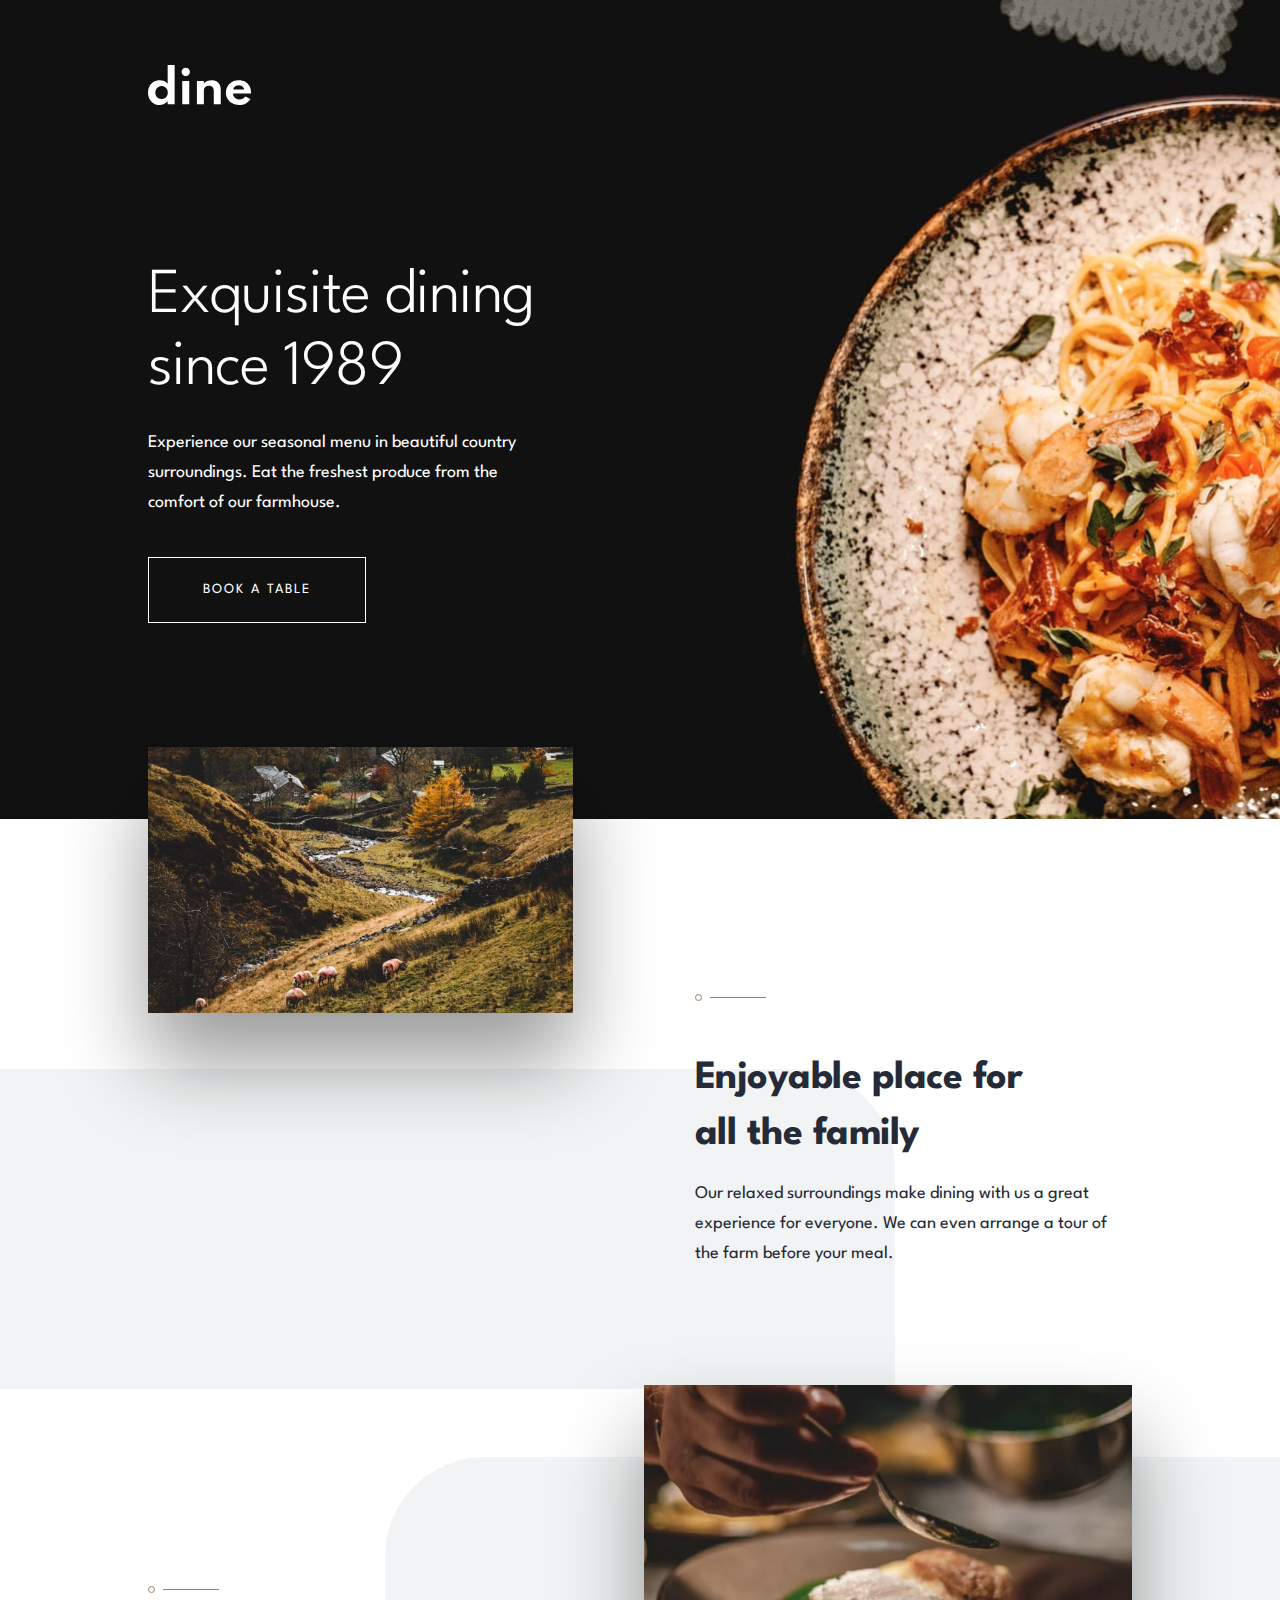
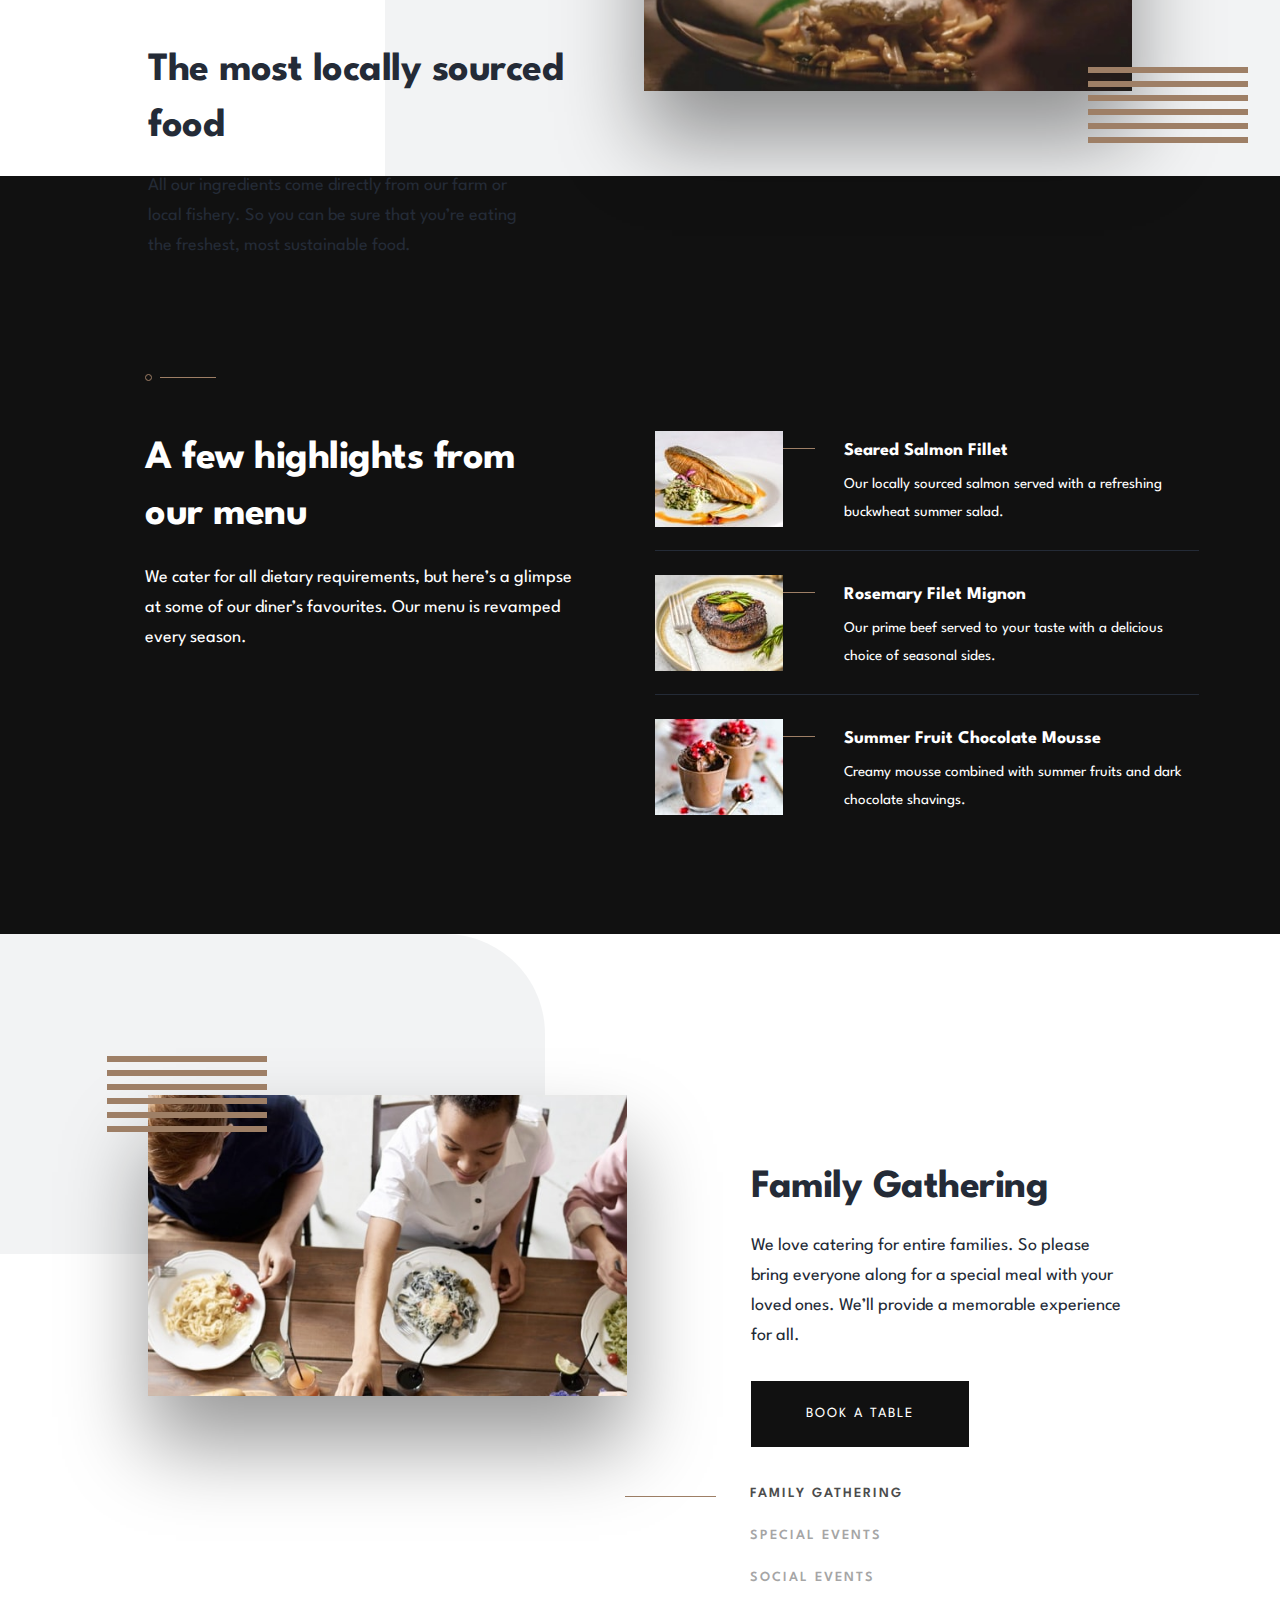
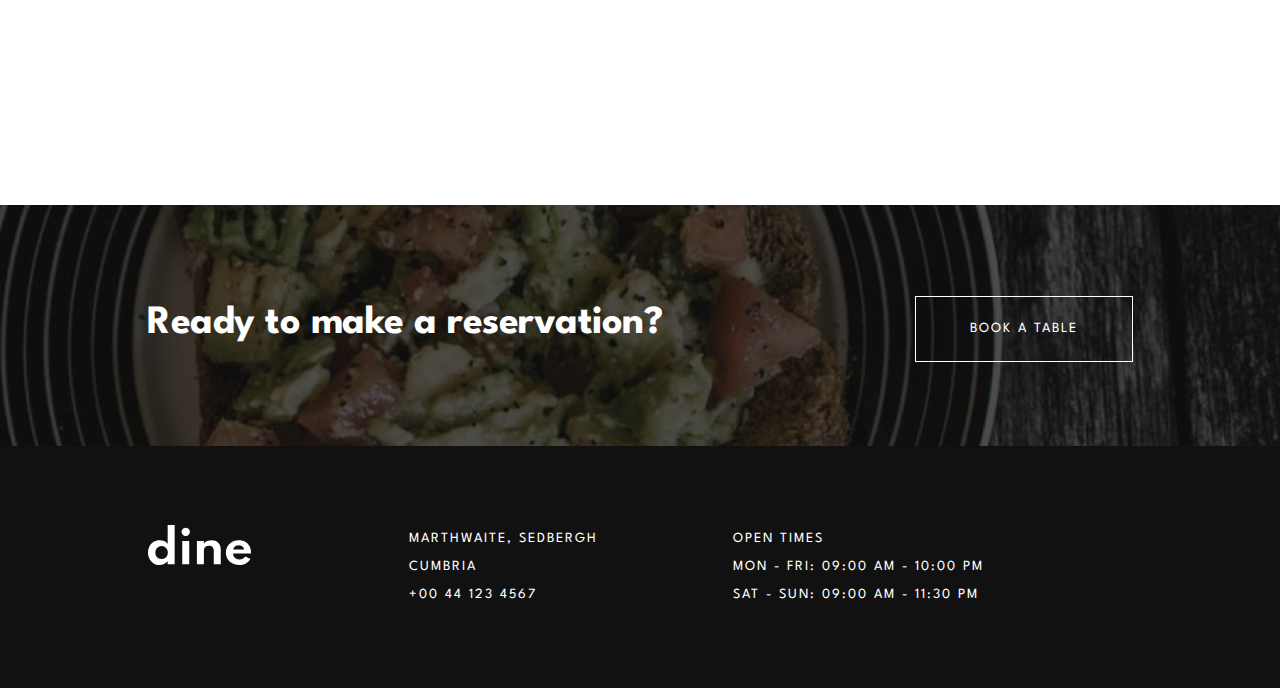
<file: index.html>
<!DOCTYPE html>
<html lang="en">
<head>
  <meta charset="UTF-8">
  <meta name="viewport" content="width=device-width, initial-scale=1.0">

  <link href="https://fonts.googleapis.com/css2?family=Spartan:wght@300;400;600;700&display=swap" rel="stylesheet">
  <link rel="stylesheet" href="css/main.css">
  <link rel="icon" type="image/png" sizes="32x32" href="./images/favicon-32x32.png">
  
  <title>Dine | Exquisite dining since 1989</title>
</head>
<body>
  <header class="o-header">
    <img src="./images/logo.svg" class="o-header__logo" alt="Dine logo">
    <h1 class="heading -h1 -white">Exquisite dining since 1989</h1>
    <p class="paragraph -white">Experience our seasonal menu in beautiful country surroundings. Eat the freshest produce from the comfort of our farmhouse.</p>
      <a href="booking.html" class="a-btnCta -btnTransparent">Book a table</a>
  </header>
  <section class="o-features">
      <div class="m-feature">
        <div class="m-feature__imgBox">
          <picture class="img">
            <source 
            srcset="./images/homepage/enjoyable-place-mobile.jpg 1x, 
            ./images/homepage/enjoyable-place-mobile@2x.jpg 2x,"
            media="(max-width: 48em)">
            <source 
            srcset="./images/homepage/enjoyable-place-tablet.jpg 1x, 
            ./images/homepage/enjoyable-place-tablet@2x.jpg 2x,"
            media="(min-width: 48em) and (max-width: 80em)">
            <source 
            srcset="./images/homepage/enjoyable-place-desktop.jpg 1x, 
            ./images/homepage/enjoyable-place-desktop@2x.jpg 2x,"
            media="(min-width: 80em)">
            <img src="./images/homepage/enjoyable-place-desktop.jpg" alt="Sheep pasture on a meadow">
          </picture>
        </div>
        <div class="m-feature__textBox">
          <h2 class="heading -h2 -black">Enjoyable place for all the family</h2>
          <p class="paragraph -black">Our relaxed surroundings make dining with us a great experience for everyone. We can even arrange a tour of the farm before your meal.</p>
        </div>
      </div>

      <div class="m-feature">
        <div class="m-feature__imgBox">
          <picture class="img">
            <source 
            srcset="./images/homepage/locally-sourced-mobile.jpg 1x, 
            ./images/homepage/locally-sourced-mobile@2x.jpg 2x,"
            media="(max-width: 48em)">
            <source 
            srcset="./images/homepage/locally-sourced-tablet.jpg 1x, 
            ./images/homepage/locally-sourced-tablet@2x.jpg 2x,"
            media="(min-width: 48em) and (max-width: 80em)">
            <source 
            srcset="./images/homepage/locally-sourced-desktop.jpg 1x, 
            ./images/homepage/locally-sourced-desktop@2x.jpg 2x,"
            media="(min-width: 80em)">
            <img src="./images/homepage/locally-sourced-desktop.jpg" alt="A hand pouring sauce on a dish">
          </picture>
        </div>
        <div class="m-feature__textBox">
          <h2 class="heading -h2 -black">The most locally sourced food</h2>
          <p class="paragraph -black">All our ingredients come directly from our farm or local fishery. So you can be sure that you’re eating the freshest, most sustainable food.</p>
        </div>
      </div>
  </section>

  <section class="o-highlights">
    <div class="m-highlights__textBox">
      <h2 class="heading -h2 -white">A few highlights from our menu</h2>
      <p class="paragraph -white">We cater for all dietary requirements, but here’s a glimpse at some of our diner’s favourites. Our menu is revamped every season.</p>
    </div>
    <ul class="m-highlights__dishes">

      <li class="m-highlights__dish">
        <div class="m-highlights__imgBox">
          <picture class="img">
            <source 
            srcset="./images/homepage/salmon-mobile.jpg 1x, 
            ./images/homepage/salmon-mobile@2x.jpg 2x,"
            media="(max-width: 48em)">
            <source 
            srcset="./images/homepage/salmon-desktop-tablet.jpg 1x, 
            ./images/homepage/salmon-desktop-tablet@2x.jpg 2x,"
            media="(min-width: 48em)">
            <img src="./images/homepage/salmon-mobile.jpg" alt="Fried salmon on a plate">
          </picture>
        </div>
        <div class="m-highlights__textBox">
          <h2 class="heading -h3 -white">Seared Salmon Fillet</h2>
          <p class="paragraph -small -white">Our locally sourced salmon served with a refreshing buckwheat summer salad.</p>
        </div>
      </li>

      <li class="m-highlights__dish">
        <div class="m-highlights__imgBox">
          <picture class="img">
            <source 
            srcset="./images/homepage/beef-mobile.jpg 1x, 
            ./images/homepage/beef-mobile@2x.jpg 2x,"
            media="(max-width: 48em)">
            <source 
            srcset="./images/homepage/beef-desktop-tablet.jpg 1x, 
            ./images/homepage/beef-desktop-tablet@2x.jpg 2x,"
            media="(min-width: 48em)">
            <img src="./images/homepage/beef-mobile.jpg" alt="Beef steak">
          </picture>
        </div>
        <div class="m-highlights__textBox">
          <h2 class="heading -h3 -white">Rosemary Filet Mignon</h2>
          <p class="paragraph -small -white">Our prime beef served to your taste with a delicious choice of seasonal sides.</p>
        </div>
      </li>

      <li class="m-highlights__dish">
        <div class="m-highlights__imgBox">
          <picture class="img">
            <source 
            srcset="./images/homepage/chocolate-mobile.jpg 1x, 
            ./images/homepage/chocolate-mobile@2x.jpg 2x,"
            media="(max-width: 48em)">
            <source 
            srcset="./images/homepage/chocolate-desktop-tablet.jpg 1x, 
            ./images/homepage/chocolate-desktop-tablet@2x.jpg 2x,"
            media="(min-width: 48em)">
            <img src="./images/homepage/chocolate-mobile.jpg" alt="Chocolate dessert">
          </picture>
        </div>
        <div class="m-highlights__textBox">
          <h2 class="heading -h3 -white">Summer Fruit Chocolate Mousse</h2>
          <p class="paragraph -small -white">Creamy mousse combined with summer fruits and dark chocolate shavings.</p>
        </div>
      </li>
    </ul>
  </section>

  <section class="o-events">
    <div class="m-events__imgBox">

      <picture class="img">
        <source 
        srcset="./images/homepage/family-gathering-mobile.jpg 1x, 
        ./images/homepage/family-gathering-mobile@2x.jpg 2x,"
        media="(max-width: 48em)">
        <source 
        srcset="./images/homepage/family-gathering-tablet.jpg 1x, 
        ./images/homepage/family-gathering-tablet@2x.jpg 2x,"
        media="(min-width: 48em) and (max-width: 80em)">
        <source 
        srcset="./images/homepage/family-gathering-desktop.jpg 1x, 
        ./images/homepage/family-gathering-desktop@2x.jpg 2x,"
        media="(min-width: 80em)">
        <img src="./images/homepage/family-gathering-desktop.jpg" alt="Family members grabbing food from the table" class="m-event__img -visible" id="familyGatheringImg">
      </picture>

      <picture class="img">
        <source 
        srcset="./images/homepage/special-events-mobile.jpg 1x, 
        ./images/homepage/special-events-mobile@2x.jpg 2x,"
        media="(max-width: 48em)">
        <source 
        srcset="./images/homepage/special-events-tablet.jpg 1x, 
        ./images/homepage/special-events-tablet@2x.jpg 2x,"
        media="(min-width: 48em) and (max-width: 80em)">
        <source 
        srcset="./images/homepage/special-events-desktop.jpg 1x, 
        ./images/homepage/special-events-desktop@2x.jpg 2x,"
        media="(min-width: 80em)">
        <img src="./images/homepage/special-events-desktop.jpg" alt="Smiling family sitting by the table raising their drinks" class="m-event__img" id="specialEventsImg">
      </picture>

      <picture class="img">
        <source 
        srcset="./images/homepage/social-events-mobile.jpg 1x, 
        ./images/homepage/social-events-mobile@2x.jpg 2x,"
        media="(max-width: 48em)">
        <source 
        srcset="./images/homepage/social-events-tablet.jpg 1x, 
        ./images/homepage/social-events-tablet@2x.jpg 2x,"
        
        media="(min-width: 48em) and (max-width: 80em)">
        <source 
        srcset="./images/homepage/social-events-desktop.jpg 1x, 
        ./images/homepage/social-events-desktop@2x.jpg 2x,"
        media="(min-width: 80em)">
        <img src="./images/homepage/social-events-desktop.jpg" alt="Wine glasses on the table surrounded by people" class="m-event__img" id="socialEventsImg">
      </picture>

    </div>
    <div class="m-events__box">
      <div class="m-events__textBox">
        <div class="m-events__event">
          <h2 class="heading -h2 -black" id="eventHeading">Family Gathering</h2>
          <p class="paragraph -black" id="eventText">We love catering for entire families. So please bring everyone along for a special meal with your loved ones. We’ll provide a memorable experience for all.</p>
        </div>
      </div>

      <a href="booking.html" class="a-btnCta -btnBlack">Book a table</a>

      <ul class="m-events__nav">
        <li class="m-events__item -active">Family Gathering</li>
        <li class="m-events__item">Special Events</li>
        <li class="m-events__item">Social Events</li>
      </ul>

    </div>
  </section>

  <section class="o-reservation">
    <h2 class="heading -h2 -white">Ready to make a reservation?</h2>
    <a href="booking.html" class="a-btnCta -btnTransparent">Book a table</a>
  </section>

  <footer class="o-footer -white">
    <img src="./images/logo.svg" alt="Dine logo">
    <ul class="m-footer__address">
      <li>Marthwaite, Sedbergh</li>
      <li>Cumbria</li>
      <li>+00 44 123 4567</li>
    </ul>
    <ul class="m-footer__openTimes">
      <li>Open Times</li>
      <li>Mon - Fri: 09:00 AM - 10:00 PM</li>
      <li>Sat - Sun: 09:00 AM - 11:30 PM</li>
    </ul>
  </footer>

</body>
<script src="script/animation-button.js"></script>
<script src="script/events.js"></script>
</html>
</file>
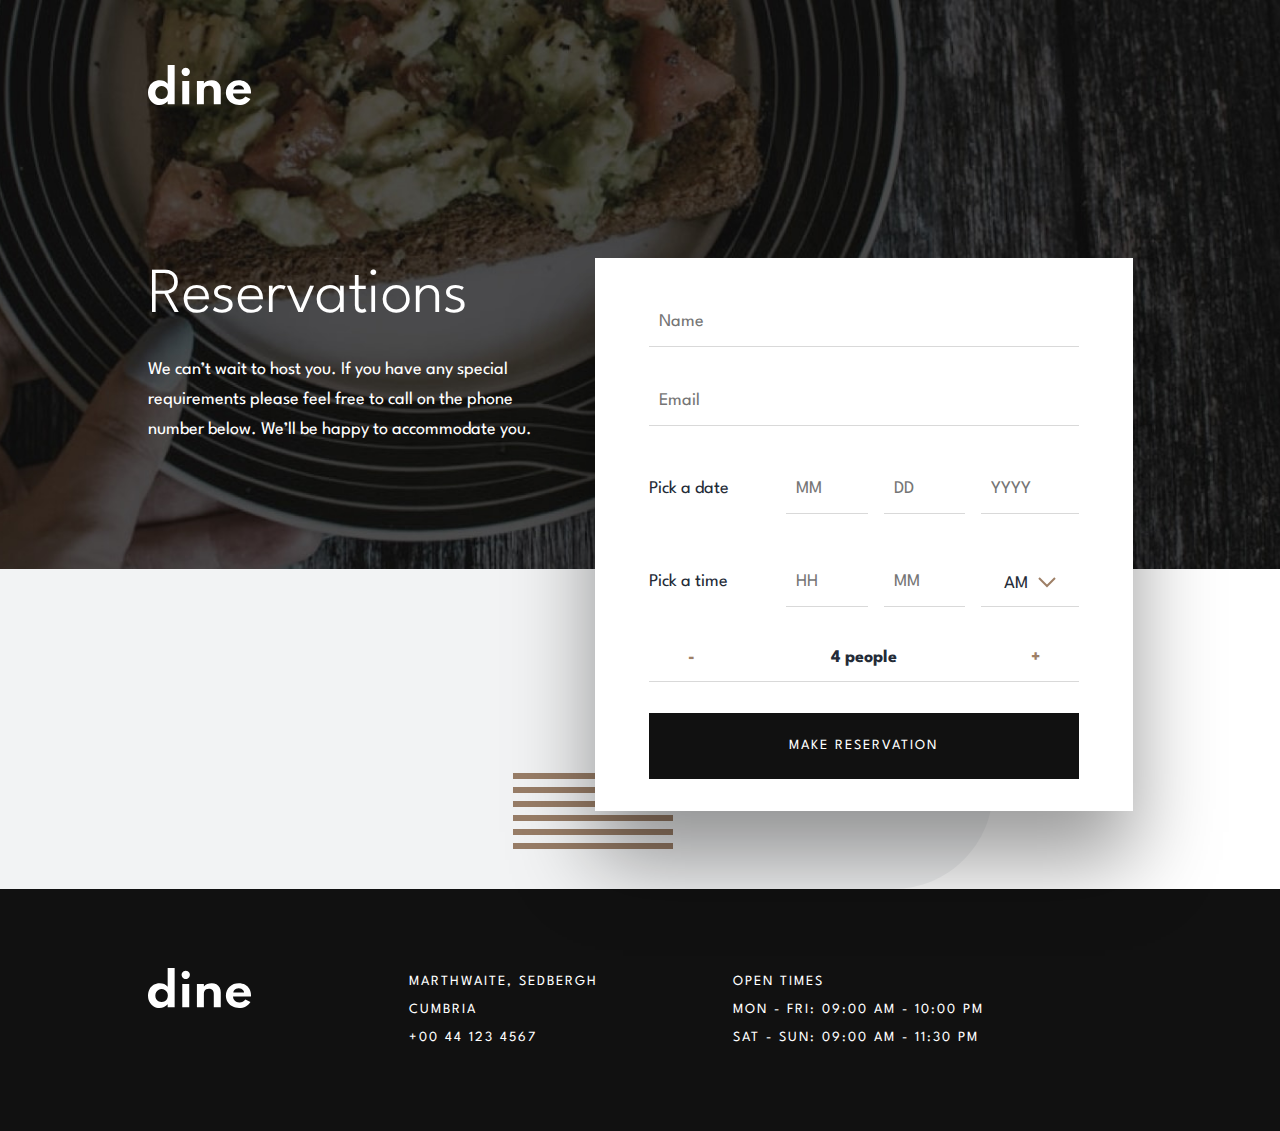
<file: booking.html>
<!DOCTYPE html>
<html lang="en">
<head>
  <meta charset="UTF-8">
  <meta name="viewport" content="width=device-width, initial-scale=1.0">

  <link href="https://fonts.googleapis.com/css2?family=Spartan:wght@300;400;600;700&display=swap" rel="stylesheet">
  <link rel="stylesheet" href="css/main.css">
  <link rel="icon" type="image/png" sizes="32x32" href="./images/favicon-32x32.png">
  
  <title>Dine | Reserve place</title>
</head>
<body>
  <!-- <div class="o-booking"> -->
    <header class="o-booking">
      <div class="o-booking__logoBox">
        <a href="index.html"><img src="./images/logo.svg" class="o-booking__logo" alt="Dine logo"></a>
      </div>
      <h1 class="booking -h1 -white">Reservations</h1>
      <p class="paragraph -white">We can’t wait to host you. If you have any special requirements please feel free to 
          call on the phone number below. We’ll be happy to accommodate you.</p>
        <a href="#" class="a-btnCta -btnTransparent">Reserve place</a>
    </header>
  <section class="o-bookingForm">
    <form id="form" class="form">
        <div class="form__group">
            <input type="text" name="name" id="name" placeholder="Name">
            <small>Error message</small>
        </div>
        <div class="form__group">
            <input type="text" name="email" id="email" placeholder="Email">
            <small>Error message</small>
        </div>
        <div class="form__group form__group-date">
            <label for="date">Pick a date</label>
            <div class="form__dateBox">
                <input type="number" name="month" id="month" min="1" max="12" placeholder="MM">
                <input type="number" name="day" id="day" min="1" max="31" placeholder="DD">
                <input type="number" name="year" id="year" min="2020" max="2030" placeholder="YYYY">
            </div>
            <small>Error message</small>
        </div>
        <div class="form__group form__group-time">
            <label for="time">Pick a time</label>
            <div class="form__timeBox">
                <input type="number" name="hour" id="hour" min="00" max="12" placeholder="HH">
                <input type="number" name="minute" id="minute" min="00" max="59" placeholder="MM">
                <div class="m-daytime__box"><span id="selectedDaytime">AM</span><span id="arrow" class="a-arrow"><img src="images/icons/icon-arrow.svg" alt="Select arrow"></span>
                  <div class="m-daytime__options -hidden">
                    <div class="m-daytime__options-AM">
                      <span id="tickAM" class="a-tick">
                        <img src="images/icons/icon-check.svg" alt="Check icon">
                      </span>AM</div>
                    <div class="m-daytime__options-PM"><span id="tickPM" class="a-tick -hidden">
                      <img src="images/icons/icon-check.svg" alt="Check icon">
                    </span>PM</div>
                  </div>
                </div>
            </div>
            <small>Error message</small>
        </div>
        <div class="form__group">
            <div class="form__people">
                <span class="plusminus" id="minus">-</span>
                <span class="form__people-middle"><span id="peopleNumber">4</span> <span id="personWord">people</span></span>
                <span class="plusminus" id="plus">+</span>
            </div>
        </div>
        <div class="form__group">
           <button class="a-btnSubmit" id="btnSubmit">Make reservation</button>
        </div>
    </form>
  </section>
<!-- </div> -->


  <footer class="o-footer -white">
    <img src="./images/logo.svg" alt="Dine logo">
    <ul class="m-footer__address">
      <li>Marthwaite, Sedbergh</li>
      <li>Cumbria</li>
      <li>+00 44 123 4567</li>
    </ul>
    <ul class="m-footer__openTimes">
      <li>Open Times</li>
      <li>Mon - Fri: 09:00 AM - 10:00 PM</li>
      <li>Sat - Sun: 09:00 AM - 11:30 PM</li>
    </ul>
  </footer>

</body>
<script src="script/form-select.js"></script>
<script src="script/people-counter.js"></script>
<script src="script/form-validation.js"></script>
</html>
</file>
<file: css/main.css>
*,
*::after,
*::before {
  margin: 0;
  padding: 0;
  -webkit-box-sizing: inherit;
          box-sizing: inherit;
  font-family: inherit;
  -webkit-transition: all 0.3s;
  transition: all 0.3s;
}

html {
  font-size: 62.5%;
}

body {
  -webkit-box-sizing: border-box;
          box-sizing: border-box;
}

ul {
  list-style: none;
}

body {
  font-family: 'Spartan', sans-serif;
  font-size: 15px;
  color: #242b37;
}

@media only screen and (min-width: 48em) {
  body {
    font-size: 18px;
  }
}

.-h1 {
  font-size: 32px;
  font-weight: 300;
  line-height: 40px;
}

@media only screen and (min-width: 48em) {
  .-h1 {
    font-size: 48px;
    line-height: 64px;
  }
}

@media only screen and (min-width: 80em) {
  .-h1 {
    font-size: 64px;
    line-height: 72px;
    letter-spacing: -0.5px;
  }
}

.-h2 {
  font-size: 32px;
  font-weight: 700;
  line-height: 40px;
}

@media only screen and (min-width: 48em) {
  .-h2 {
    font-size: 40px;
    line-height: 56px;
  }
}

@media only screen and (min-width: 80em) {
  .-h2 {
    letter-spacing: -0.5px;
  }
}

.-h3 {
  font-size: 18px;
  font-weight: 700;
  line-height: 28px;
}

.paragraph {
  line-height: 25px;
}

@media only screen and (min-width: 48em) {
  .paragraph {
    line-height: 30px;
  }
}

.-white {
  color: #FFFFFF;
}

.-black {
  color: #242b37;
}

*:link,
*:visited,
*:hover,
*:active {
  text-decoration: none;
}

.a-btnCta {
  padding: 25px 54px;
  display: inline-block;
  text-transform: uppercase;
  font-size: 14px;
  line-height: 14px;
  font-weight: 400;
  letter-spacing: 2px;
  position: relative;
  overflow: hidden;
}

.a-btnCta::before {
  position: absolute;
  content: '';
  top: 0;
  left: 0;
  background-color: rgba(255, 255, 255, 0.3);
  width: 45px;
  height: 100%;
  -webkit-transition: all .6s ease-in-out;
  transition: all .6s ease-in-out;
  -webkit-transform: skewX(-40deg) translateX(-70px);
          transform: skewX(-40deg) translateX(-70px);
}

.-shineAnimation .a-btnCta::before {
  -webkit-transform: skewX(-40deg) translateX(300px);
          transform: skewX(-40deg) translateX(300px);
}

.-btnTransparent {
  border: 1px solid #FFFFFF;
  background-color: transparent;
}

.-btnTransparent:link, .-btnTransparent:visited {
  color: #FFFFFF;
}

.-btnTransparent:hover, .-btnTransparent:active {
  background-color: #FFFFFF;
  color: #111111;
}

.-btnBlack {
  border: 1px solid #111111;
  background-color: #111111;
}

.-btnBlack:link, .-btnBlack:visited {
  color: #FFFFFF;
}

.-btnBlack:hover, .-btnBlack:active {
  background-color: #FFFFFF;
  color: #111111;
}

.a-btnSubmit {
  padding: 25px 0;
  width: 100%;
  display: inline-block;
  text-transform: uppercase;
  font-size: 14px;
  line-height: 14px;
  font-weight: 400;
  letter-spacing: 2px;
  color: #FFFFFF;
  cursor: pointer;
  border: 1px solid #111111;
  background-color: #111111;
  margin-top: 3px;
}

.a-btnSubmit:hover, .a-btnSubmit:active {
  background-color: #FFFFFF;
  color: #111111;
  outline: none;
}

.o-booking {
  background-color: #111111;
  background-image: url(./../images/booking/hero-bg-mobile.jpg);
  background-repeat: no-repeat;
  background-position: top center;
  background-size: cover;
  padding-top: 56px;
  padding-bottom: 228px;
}

@media only screen and (-webkit-min-device-pixel-ratio: 2) and (max-width: 48em), only screen and (min-resolution: 192dpi) and (max-width: 48em) {
  .o-booking {
    background-image: url(./../images/booking/hero-bg-mobile@2x.jpg);
  }
}

@media only screen and (min-width: 48em) {
  .o-booking {
    background-image: url(./../images/booking/hero-bg-tablet.jpg);
    background-size: cover;
    padding-top: 56px;
    padding-bottom: 302px;
    padding-left: 5%;
    padding-right: 5%;
  }
}

@media only screen and (-webkit-min-device-pixel-ratio: 2) and (min-width: 48em), only screen and (min-resolution: 192dpi) and (min-width: 48em) {
  .o-booking {
    background-image: url(./../images/booking/hero-bg-tablet@2x.jpg);
  }
}

@media only screen and (min-width: 80em) {
  .o-booking {
    background-image: url(./../images/booking/hero-bg-desktop.jpg);
    padding-top: 65px;
    padding-bottom: 124px;
    padding-left: 11.6%;
    padding-right: calc(11.6% + 46%);
  }
}

@media only screen and (-webkit-min-device-pixel-ratio: 2) and (min-width: 80em), only screen and (min-resolution: 192dpi) and (min-width: 80em) {
  .o-booking {
    background-image: url(./../images/booking/hero-bg-desktop@2x.jpg);
  }
}

@media only screen and (min-width: 100em) {
  .o-booking {
    padding-left: 17%;
    padding-right: 17%;
  }
}

@media only screen and (min-width: 48em) {
  .o-booking__logoBox {
    text-align: left;
  }
}

.o-booking__logoBox__logo {
  width: 82px;
}

@media only screen and (min-width: 48em) {
  .o-booking__logoBox__logo {
    width: 103px;
  }
}

.o-booking .-h1 {
  margin-top: 38px;
  margin-bottom: 16px;
}

@media only screen and (min-width: 48em) {
  .o-booking .-h1 {
    margin-top: 60px;
  }
}

@media only screen and (min-width: 80em) {
  .o-booking .-h1 {
    margin-top: 152px;
    margin-bottom: 22px;
    position: relative;
  }
}

.o-booking .paragraph {
  margin-bottom: 23px;
  margin-left: -1%;
  margin-right: -1%;
}

@media only screen and (min-width: 48em) {
  .o-booking .paragraph {
    padding: 0 10%;
    margin-bottom: -32px;
  }
}

@media only screen and (min-width: 80em) {
  .o-booking .paragraph {
    margin: 0;
    padding: 0;
    width: 100%;
  }
}

@media only screen and (min-width: 100em) {
  .o-booking .paragraph {
    width: 50%;
  }
}

@media only screen and (min-width: 48em) {
  .o-booking .a-btnCta {
    display: none;
  }
}

.o-bookingForm {
  padding-top: 56px;
  padding-bottom: 84px;
}

@media only screen and (min-width: 48em) {
  .o-bookingForm {
    margin-top: -20px;
    padding: 0 15% 84px 15%;
  }
}

@media only screen and (min-width: 80em) {
  .o-bookingForm {
    margin: 0;
    padding: 0;
    height: 320px;
    background-image: url(./../images/patterns/pattern-curve-bottom-right.svg);
    background-repeat: no-repeat;
    background-position: bottom left;
  }
}

.o-bookingForm .form {
  -webkit-box-shadow: 0px 49px 79px 0px rgba(0, 0, 0, 0.4);
          box-shadow: 0px 49px 79px 0px rgba(0, 0, 0, 0.4);
  padding: 27px 10% 32px 10%;
  margin-top: -194px;
  background-color: #FFFFFF;
  font-size: 18px;
}

@media only screen and (min-width: 48em) {
  .o-bookingForm .form {
    margin-left: auto;
    margin-right: auto;
    margin-top: -230px;
    padding: 27px 54px 32px 54px;
    width: 538px;
  }
}

@media only screen and (min-width: 80em) {
  .o-bookingForm .form {
    margin: 0;
    padding: 38px 54px 32px 54px;
    position: absolute;
    top: 258px;
    right: 11.5%;
  }
  .o-bookingForm .form::after {
    content: url("./../images/patterns/pattern-lines.svg");
    display: block;
    position: absolute;
    left: -82px;
    bottom: -38px;
    width: 160px;
    height: 76px;
    z-index: -1;
  }
}

.o-bookingForm .form__group {
  position: relative;
}

.o-bookingForm .form__group small {
  color: #B54949;
  font-size: 10px;
  position: absolute;
  bottom: -18px;
  left: 0;
  visibility: hidden;
}

.o-bookingForm .form__group.error input::-webkit-input-placeholder {
  color: #B54949;
}

.o-bookingForm .form__group.error input:-ms-input-placeholder {
  color: #B54949;
}

.o-bookingForm .form__group.error input::-ms-input-placeholder {
  color: #B54949;
}

.o-bookingForm .form__group.error input::placeholder {
  color: #B54949;
}

.o-bookingForm .form__group.error small {
  visibility: visible;
}

.o-bookingForm .form__group:not(:last-child) {
  margin-bottom: 28px;
}

.o-bookingForm .form__group-date {
  margin-top: 37px;
}

.o-bookingForm .form__group-time {
  margin-top: 42px;
}

@media only screen and (min-width: 48em) {
  .o-bookingForm .form__group-date, .o-bookingForm .form__group-time {
    display: -webkit-box;
    display: -ms-flexbox;
    display: flex;
    -webkit-box-align: center;
        -ms-flex-align: center;
            align-items: center;
  }
  .o-bookingForm .form__group-date label, .o-bookingForm .form__group-time label {
    -webkit-box-flex: 0;
        -ms-flex: 0 0 25%;
            flex: 0 0 25%;
    margin-right: auto;
  }
}

.o-bookingForm .form .errorColor {
  border-bottom: 1px solid #B54949;
}

.o-bookingForm .form input, .o-bookingForm .form select {
  height: 51px;
  border: none;
  border-bottom: 1px solid rgba(17, 17, 17, 0.16);
  font-size: inherit;
  padding: 10px;
}

.o-bookingForm .form input:focus, .o-bookingForm .form select:focus {
  outline: none;
  border-bottom: 1px solid #111111;
}

.o-bookingForm .form #name {
  width: 100%;
}

.o-bookingForm .form #email {
  width: 100%;
}

.o-bookingForm .form input[type=submit] {
  background-color: #111111;
  border: 1px solid #111111;
  color: #FFFFFF;
  line-height: 8px;
  font-size: 14px;
  text-transform: uppercase;
  padding: 31px 0;
  width: 100%;
  cursor: pointer;
}

.o-bookingForm .form input[type=submit]:link, .o-bookingForm .form input[type=submit]:visited {
  color: #FFFFFF;
}

.o-bookingForm .form input[type=submit]:hover, .o-bookingForm .form input[type=submit]:active {
  background-color: #FFFFFF;
  color: #111111;
}

.o-bookingForm .form label {
  display: block;
  text-align: left;
}

@media only screen and (min-width: 48em) {
  .o-bookingForm .form__dateBox, .o-bookingForm .form__timeBox {
    -webkit-box-flex: 0;
        -ms-flex: 0 0 68%;
            flex: 0 0 68%;
  }
}

.o-bookingForm .form__dateBox {
  display: -webkit-box;
  display: -ms-flexbox;
  display: flex;
  -webkit-box-pack: justify;
      -ms-flex-pack: justify;
          justify-content: space-between;
}

.o-bookingForm .form__dateBox input:not(:last-child) {
  -webkit-box-flex: 0;
      -ms-flex: 0 0 27.76%;
          flex: 0 0 27.76%;
}

.o-bookingForm .form__dateBox input:last-child {
  -webkit-box-flex: 0;
      -ms-flex: 0 0 33.46%;
          flex: 0 0 33.46%;
}

.o-bookingForm .form__timeBox {
  display: -webkit-box;
  display: -ms-flexbox;
  display: flex;
  -webkit-box-pack: justify;
      -ms-flex-pack: justify;
          justify-content: space-between;
  position: relative;
}

.o-bookingForm .form__timeBox input {
  -webkit-box-flex: 0;
      -ms-flex: 0 0 27.76%;
          flex: 0 0 27.76%;
}

.o-bookingForm .form__timeBox .m-daytime__box {
  border-bottom: 1px solid rgba(17, 17, 17, 0.16);
  padding: 14px;
  -webkit-box-flex: 0;
      -ms-flex: 0 0 33.46%;
          flex: 0 0 33.46%;
  display: -webkit-box;
  display: -ms-flexbox;
  display: flex;
  -webkit-box-align: end;
      -ms-flex-align: end;
          align-items: flex-end;
  -webkit-box-pack: center;
      -ms-flex-pack: center;
          justify-content: center;
}

.o-bookingForm .form__timeBox .a-arrow {
  padding-left: 10px;
  cursor: pointer;
}

.o-bookingForm .form__timeBox .-mirror {
  -webkit-transform: scaleY(-1);
          transform: scaleY(-1);
}

.o-bookingForm .form__timeBox .m-daytime__options {
  background-color: #FFFFFF;
  -webkit-box-shadow: 0px 1px 40px 0px rgba(112, 112, 112, 0.4);
          box-shadow: 0px 1px 40px 0px rgba(112, 112, 112, 0.4);
  -webkit-transform: translateX(10px);
          transform: translateX(10px);
  z-index: 10;
  position: absolute;
  bottom: -100px;
  right: 0;
  padding: 20px 25px 20px 15px;
}

.o-bookingForm .form__timeBox .a-tick {
  margin-right: 10px;
}

.o-bookingForm .form__timeBox .m-daytime__options-AM {
  margin-bottom: 15px;
  cursor: pointer;
}

.o-bookingForm .form__timeBox .m-daytime__options-PM {
  cursor: pointer;
}

.o-bookingForm .form__timeBox .-hidden {
  opacity: 0;
  z-index: -10;
}

.o-bookingForm .form .form__people {
  display: -webkit-box;
  display: -ms-flexbox;
  display: flex;
  margin-top: 42px;
  font-weight: 700;
  padding-bottom: 15px;
  border-bottom: 1px solid rgba(17, 17, 17, 0.16);
  text-align: center;
}

.o-bookingForm .form .form__people .form__people-middle {
  -webkit-box-flex: 0;
      -ms-flex: 0 0 60%;
          flex: 0 0 60%;
}

.o-bookingForm .form .form__people .plusminus {
  -webkit-box-flex: 0;
      -ms-flex: 0 0 20%;
          flex: 0 0 20%;
  color: #9e7f66;
  cursor: pointer;
}

.o-bookingForm .form .form__people .plusminus:hover {
  -webkit-transform: scale(1.5);
          transform: scale(1.5);
}

.o-bookingForm .form .form__people .plusminus:active {
  -webkit-transform: scale(1.2);
          transform: scale(1.2);
}

.o-bookingForm .form .form__people .-inactive {
  color: rgba(158, 127, 102, 0.1);
}

.o-bookingForm .-plusminusActive {
  border-bottom: 1px solid #111111 !important;
}

.o-events {
  padding-top: 81px;
  padding-bottom: 124px;
}

@media only screen and (min-width: 48em) {
  .o-events {
    padding-top: 120px;
    padding-bottom: 119px;
    padding-left: 5%;
    padding-right: 5%;
    background-image: url(./../images/patterns/pattern-curve-top-right.svg);
    background-repeat: no-repeat;
    background-position: top left -517px;
  }
}

@media only screen and (min-width: 80em) {
  .o-events {
    background-position: top left -350px;
    padding: 161px 11.6%;
    display: -webkit-box;
    display: -ms-flexbox;
    display: flex;
  }
}

.o-events .m-events__imgBox {
  width: 100%;
  position: relative;
  margin-right: auto;
  margin-left: auto;
}

@media only screen and (min-width: 48em) {
  .o-events .m-events__imgBox::before {
    content: url(./../images/patterns/pattern-lines.svg);
    display: block;
    position: absolute;
    height: 76px;
    width: 160px;
    top: -38px;
    left: 0;
  }
}

@media only screen and (min-width: 55em) {
  .o-events .m-events__imgBox {
    width: 655px;
  }
}

@media only screen and (min-width: 80em) {
  .o-events .m-events__imgBox {
    -webkit-box-flex: 0;
        -ms-flex: 0 0 48.7%;
            flex: 0 0 48.7%;
  }
  .o-events .m-events__imgBox::before {
    top: -39px;
    left: -41px;
  }
}

.o-events .m-events__imgBox img {
  -webkit-box-shadow: 0px 49px 79px 0px rgba(0, 0, 0, 0.4);
          box-shadow: 0px 49px 79px 0px rgba(0, 0, 0, 0.4);
  display: none;
  margin-right: auto;
  margin-left: auto;
  max-width: 100%;
  max-height: 100%;
}

@media only screen and (min-width: 48em) {
  .o-events .m-events__imgBox img {
    width: 83%;
  }
}

@media only screen and (min-width: 80em) {
  .o-events .m-events__imgBox img {
    width: 100%;
  }
}

.o-events .m-events__imgBox .-visible {
  display: block;
}

.o-events .m-events__box {
  display: -webkit-box;
  display: -ms-flexbox;
  display: flex;
  -webkit-box-orient: vertical;
  -webkit-box-direction: normal;
      -ms-flex-direction: column;
          flex-direction: column;
  -webkit-box-align: center;
      -ms-flex-align: center;
          align-items: center;
  -webkit-box-pack: center;
      -ms-flex-pack: center;
          justify-content: center;
}

@media only screen and (min-width: 80em) {
  .o-events .m-events__box {
    margin-left: 124px;
    -webkit-box-pack: start;
        -ms-flex-pack: start;
            justify-content: flex-start;
  }
}

.o-events .m-events__nav {
  -webkit-box-ordinal-group: 0;
      -ms-flex-order: -1;
          order: -1;
  margin-top: 45px;
  margin-bottom: 18px;
  font-size: 14px;
  line-height: 14px;
  font-weight: 600;
  letter-spacing: 2px;
  text-transform: uppercase;
  color: rgba(76, 76, 76, 0.5);
}

@media only screen and (min-width: 48em) {
  .o-events .m-events__nav {
    margin-top: 52px;
    margin-bottom: 31px;
    width: 95%;
    display: -webkit-box;
    display: -ms-flexbox;
    display: flex;
    -webkit-box-pack: justify;
        -ms-flex-pack: justify;
            justify-content: space-between;
  }
}

@media only screen and (min-width: 55em) {
  .o-events .m-events__nav {
    -ms-flex-pack: distribute;
        justify-content: space-around;
  }
}

@media only screen and (min-width: 80em) {
  .o-events .m-events__nav {
    -webkit-box-orient: vertical;
    -webkit-box-direction: normal;
        -ms-flex-direction: column;
            flex-direction: column;
    -webkit-box-ordinal-group: 3;
        -ms-flex-order: 2;
            order: 2;
    margin-left: -22px;
    margin-top: 10px;
  }
}

@media only screen and (min-width: 90em) {
  .o-events .m-events__nav {
    margin-top: 52px;
  }
}

.o-events .m-events__nav .m-events__item {
  padding: 11.5px 0;
  cursor: pointer;
  position: relative;
}

.o-events .m-events__nav .m-events__item::after {
  content: '';
  display: block;
  height: 1px;
  width: 48px;
  margin: 5px auto 0 auto;
  background-color: transparent;
}

@media only screen and (min-width: 48em) {
  .o-events .m-events__nav .m-events__item::after {
    margin: 15px auto 0 auto;
  }
}

@media only screen and (min-width: 80em) {
  .o-events .m-events__nav .m-events__item {
    padding: 0 0 28px 0;
  }
  .o-events .m-events__nav .m-events__item::after {
    margin: 0;
    position: absolute;
    left: -125px;
    top: 9px;
    width: 91px;
  }
}

.o-events .m-events__nav .-active {
  color: #4c4c4c;
}

.o-events .m-events__nav .-active::after {
  content: '';
  display: block;
  height: 1px;
  width: 48px;
  margin: 5px auto 0 auto;
  background-color: #9e7f66;
}

@media only screen and (min-width: 48em) {
  .o-events .m-events__nav .-active::after {
    margin: 15px auto 0 auto;
  }
}

@media only screen and (min-width: 80em) {
  .o-events .m-events__nav .-active::after {
    margin: 0;
    position: absolute;
    left: -125px;
    top: 9px;
    width: 91px;
    z-index: -1;
  }
}

@media only screen and (min-width: 80em) {
  .o-events .-h2 {
    margin-top: 65px;
  }
}

.o-events .paragraph {
  margin-top: 15px;
  margin-bottom: 31px;
}

@media only screen and (min-width: 48em) {
  .o-events .paragraph {
    margin: 15px auto 31px auto;
    width: 67%;
  }
}

@media only screen and (min-width: 80em) {
  .o-events .paragraph {
    margin: 15px 0 30px 0;
    width: 100%;
  }
}

@media only screen and (min-width: 80em) {
  .o-events .a-btnCta {
    margin-bottom: 30px;
    -ms-flex-item-align: start;
        align-self: flex-start;
  }
}

@media only screen and (min-width: 48em) {
  .o-features {
    padding-left: 0;
    padding-right: 0;
    padding-bottom: 40px;
    background-image: url(./../images/patterns/pattern-curve-top-left.svg), url(./../images/patterns/pattern-curve-top-left.svg);
    background-repeat: no-repeat;
    background-position: top 197px left -517px, bottom right -511px;
  }
}

@media only screen and (min-width: 80em) {
  .o-features {
    background-image: url(./../images/patterns/pattern-curve-top-right.svg), url(./../images/patterns/pattern-curve-top-left.svg);
    background-repeat: no-repeat;
    background-position: top 322px left, bottom 124px right;
  }
}

@media only screen and (min-width: 80em) {
  .o-features {
    padding-right: 11.6%;
    padding-left: 11.6%;
  }
}

@media only screen and (min-width: 100em) {
  .o-features {
    padding-left: 17%;
    padding-right: 17%;
  }
}

@media only screen and (min-width: 80em) {
  .o-features .m-feature {
    display: -webkit-box;
    display: -ms-flexbox;
    display: flex;
    -webkit-box-orient: horizontal;
    -webkit-box-direction: reverse;
        -ms-flex-direction: row-reverse;
            flex-direction: row-reverse;
    margin-top: 116px;
  }
}

.o-features .m-feature__imgBox {
  position: relative;
  width: 100%;
}

@media only screen and (min-width: 55em) {
  .o-features .m-feature__imgBox {
    max-width: 655px;
    margin-right: auto;
    margin-left: auto;
  }
}

.o-features .m-feature__imgBox img {
  -webkit-box-shadow: 0px 49px 79px 0px rgba(0, 0, 0, 0.4);
          box-shadow: 0px 49px 79px 0px rgba(0, 0, 0, 0.4);
  max-width: 100%;
  max-height: 100%;
}

.o-features .m-feature__textBox .-h2 {
  margin-top: 22px;
  margin-bottom: 14px;
}

@media only screen and (min-width: 48em) {
  .o-features .m-feature__textBox .-h2 {
    width: 50%;
    margin: 27px auto 14px auto;
  }
}

@media only screen and (min-width: 80em) {
  .o-features .m-feature__textBox .-h2 {
    margin: 171px 0 16px 0;
    width: 85%;
  }
}

.o-features .m-feature__textBox .-h2::before {
  content: url(./../images/patterns/pattern-divide.svg);
  display: block;
  width: 100%;
  height: 65px;
}

@media only screen and (min-width: 80em) {
  .o-features .m-feature__textBox .-h2::before {
    height: 87px;
  }
}

.o-features .m-feature__textBox .paragraph {
  margin-bottom: 80px;
}

@media only screen and (min-width: 48em) {
  .o-features .m-feature__textBox .paragraph {
    width: 60%;
    margin-left: auto;
    margin-right: auto;
  }
}

@media only screen and (min-width: 80em) {
  .o-features .m-feature__textBox .paragraph {
    margin: 0;
    width: 80%;
  }
}

@media only screen and (min-width: 80em) {
  .o-features .m-feature__textBox {
    display: -webkit-box;
    display: -ms-flexbox;
    display: flex;
    -webkit-box-orient: vertical;
    -webkit-box-direction: normal;
        -ms-flex-direction: column;
            flex-direction: column;
  }
}

@media only screen and (min-width: 48em) {
  .o-features .m-feature:last-child .m-feature__imgBox::after {
    content: url("./../images/patterns/pattern-lines.svg");
    display: block;
    position: absolute;
    right: 40px;
    bottom: 63px;
    width: 160px;
    height: 76px;
  }
}

@media only screen and (min-width: 48em) and (min-width: 55em) {
  .o-features .m-feature:last-child .m-feature__imgBox::after {
    right: -25px;
  }
}

@media only screen and (min-width: 48em) and (min-width: 80em) {
  .o-features .m-feature:last-child .m-feature__imgBox::after {
    right: -116px;
    top: 282px;
  }
}

.o-features .m-feature:first-child {
  margin-top: -73px;
}

@media only screen and (min-width: 48em) {
  .o-features .m-feature:first-child {
    margin-top: -97px;
  }
  .o-features .m-feature:first-child .paragraph:first-of-type {
    margin: 0 auto 120px auto;
  }
}

@media only screen and (min-width: 80em) {
  .o-features .m-feature:first-child {
    margin-top: -72px;
  }
  .o-features .m-feature:first-child .m-feature__textBox {
    padding-left: 122px;
  }
  .o-features .m-feature:first-child .m-feature__textBox .-h2 {
    margin: 217px 0 16px 0;
  }
  .o-features .m-feature:first-child .m-feature__textBox .paragraph:first-of-type {
    margin: 0;
    width: 100%;
  }
  .o-features .m-feature:first-child .m-feature__imgBox {
    -webkit-box-ordinal-group: 2;
        -ms-flex-order: 1;
            order: 1;
  }
}

.o-footer {
  background-color: #111111;
  padding-top: 81px;
  padding-bottom: 81px;
  font-size: 14px;
  line-height: 28px;
  text-transform: uppercase;
  letter-spacing: 2px;
}

@media only screen and (min-width: 48em) {
  .o-footer {
    padding: 64px 5%;
    text-align: left;
    display: -ms-grid;
    display: grid;
    -ms-grid-rows: (min-content)[2];
        grid-template-rows: repeat(2, -webkit-min-content);
        grid-template-rows: repeat(2, min-content);
    -ms-grid-columns: 1fr 2fr;
        grid-template-columns: 1fr 2fr;
    -webkit-box-align: start;
        -ms-flex-align: start;
            align-items: start;
    row-gap: 37px;
  }
}

@media only screen and (min-width: 80em) {
  .o-footer {
    -ms-grid-columns: 26.5% 33% 41.5%;
        grid-template-columns: 26.5% 33% 41.5%;
    -ms-grid-rows: min-content;
        grid-template-rows: -webkit-min-content;
        grid-template-rows: min-content;
    grid-auto-flow: dense;
    padding: 79px 11.6%;
  }
}

.o-footer .m-footer__address {
  margin-top: 31px;
  margin-bottom: 35px;
}

@media only screen and (min-width: 48em) {
  .o-footer .m-footer__address {
    margin: 0;
  }
}

@media only screen and (min-width: 48em) {
  .o-footer .m-footer__openTimes {
    -ms-grid-column: 2;
    -ms-grid-column-span: 1;
    grid-column: 2/3;
  }
}

@media only screen and (min-width: 80em) {
  .o-footer .m-footer__openTimes {
    -ms-grid-column: 3;
    -ms-grid-column-span: 1;
    grid-column: 3/4;
  }
}

.o-header {
  background-color: #111111;
  background-image: url(./../images/homepage/hero-bg-mobile.jpg);
  background-repeat: no-repeat;
  background-position: top center;
  background-size: cover;
  padding-top: 62%;
  padding-bottom: 147px;
}

@media only screen and (-webkit-min-device-pixel-ratio: 2) and (max-width: 48em), only screen and (min-resolution: 192dpi) and (max-width: 48em) {
  .o-header {
    background-image: url(./../images/homepage/hero-bg-mobile@2x.jpg);
  }
}

@media only screen and (min-width: 48em) {
  .o-header {
    background-image: url(./../images/homepage/hero-bg-tablet.jpg);
    padding-top: 48.7%;
    padding-bottom: 210px;
  }
}

@media only screen and (-webkit-min-device-pixel-ratio: 2) and (min-width: 48em), only screen and (min-resolution: 192dpi) and (min-width: 48em) {
  .o-header {
    background-image: url(./../images/homepage/hero-bg-tablet@2x.jpg);
  }
}

@media only screen and (min-width: 80em) {
  .o-header {
    background-image: url(./../images/homepage/hero-bg-desktop.jpg);
    padding-top: 65px;
    padding-bottom: 192px;
  }
}

@media only screen and (-webkit-min-device-pixel-ratio: 2) and (min-width: 80em), only screen and (min-resolution: 192dpi) and (min-width: 80em) {
  .o-header {
    background-image: url(./../images/homepage/hero-bg-desktop@2x.jpg);
  }
}

@media only screen and (min-width: 100em) {
  .o-header {
    padding-left: 17%;
    padding-right: 17%;
  }
}

.o-header__logo {
  width: 82px;
}

@media only screen and (min-width: 48em) {
  .o-header__logo {
    width: 103px;
  }
}

.o-header .-h1 {
  margin-top: 31px;
  margin-bottom: 23px;
}

@media only screen and (min-width: 80em) {
  .o-header .-h1 {
    margin-top: 152px;
    width: 520px;
    letter-spacing: -1px;
  }
}

.o-header .paragraph {
  margin-bottom: 31px;
  margin-left: -1%;
  margin-right: -1%;
}

@media only screen and (min-width: 48em) {
  .o-header .paragraph {
    margin-bottom: 21px;
  }
}

@media only screen and (min-width: 80em) {
  .o-header .paragraph {
    width: 40%;
    margin-left: 0;
    margin-bottom: 39px;
  }
}

.o-highlights {
  background-color: #111111;
  padding-top: 28px;
  padding-bottom: 49px;
}

@media only screen and (min-width: 48em) {
  .o-highlights {
    padding-left: 12.5%;
    padding-right: 12.5%;
    padding-bottom: 46px;
  }
}

@media only screen and (min-width: 80em) {
  .o-highlights {
    margin-top: -125px;
    padding-top: 255px;
    padding-bottom: 71px;
    display: -webkit-box;
    display: -ms-flexbox;
    display: flex;
  }
}

.o-highlights .-h2 {
  margin-top: 22px;
  margin-bottom: 14px;
  position: relative;
}

.o-highlights .-h2::before {
  content: url(./../images/patterns/pattern-divide.svg);
  display: block;
  width: 100%;
  height: 65px;
}

@media only screen and (min-width: 48em) {
  .o-highlights .-h2::before {
    height: 74px;
  }
}

@media only screen and (min-width: 80em) {
  .o-highlights .-h2::before {
    position: absolute;
    top: -87px;
  }
}

@media only screen and (min-width: 48em) {
  .o-highlights .-h2 {
    width: 70%;
    margin: 37px auto 14px auto;
  }
}

@media only screen and (min-width: 80em) {
  .o-highlights .-h2 {
    margin: 0;
    margin-bottom: 20px;
    width: 85%;
    display: -webkit-box;
    display: -ms-flexbox;
    display: flex;
  }
}

.o-highlights .-h3 {
  margin-top: 29px;
  margin-bottom: 4px;
}

@media only screen and (min-width: 48em) {
  .o-highlights .-h3 {
    margin-top: 6px;
    margin-bottom: 5px;
  }
}

.o-highlights .paragraph {
  margin-bottom: 56px;
  width: 101%;
  margin: 0 auto 65px auto;
}

@media only screen and (min-width: 48em) {
  .o-highlights .paragraph {
    width: 80%;
    margin: 0 auto 56px auto;
  }
}

@media only screen and (min-width: 80em) {
  .o-highlights .paragraph {
    margin: 0;
    width: 89%;
  }
}

.o-highlights .-small {
  font-size: 15px;
  line-height: 28px;
  width: 90%;
  margin: 0 auto 24px auto;
}

@media only screen and (min-width: 48em) {
  .o-highlights .-small {
    width: 100%;
    margin: 0;
  }
}

@media only screen and (min-width: 80em) {
  .o-highlights .m-highlights__textBox {
    margin-left: -15px;
    -webkit-box-flex: 0;
        -ms-flex: 0 0 50%;
            flex: 0 0 50%;
  }
}

@media only screen and (min-width: 48em) {
  .o-highlights .m-highlights__dishes {
    display: -webkit-box;
    display: -ms-flexbox;
    display: flex;
    -webkit-box-orient: vertical;
    -webkit-box-direction: normal;
        -ms-flex-direction: column;
            flex-direction: column;
    -webkit-box-align: center;
        -ms-flex-align: center;
            align-items: center;
  }
}

@media only screen and (min-width: 80em) {
  .o-highlights .m-highlights__dishes {
    margin-left: 30px;
  }
}

.o-highlights .m-highlights__dish {
  text-align: center;
  margin-bottom: 24px;
}

.o-highlights .m-highlights__dish .m-highlights__imgBox {
  width: 100%;
  overflow: hidden;
}

.o-highlights .m-highlights__dish:not(:last-child)::after {
  content: '';
  display: block;
  width: 87.2vw;
  height: 1px;
  background-color: #242b37;
  margin-top: 26px;
  margin-bottom: 24px;
}

@media only screen and (min-width: 48em) {
  .o-highlights .m-highlights__dish {
    text-align: left;
    display: -ms-grid;
    display: grid;
    -ms-grid-columns: 160px 383px;
        grid-template-columns: 160px 383px;
    -webkit-column-gap: 33px;
            column-gap: 33px;
    margin-bottom: 44px;
    position: relative;
  }
  .o-highlights .m-highlights__dish:not(:last-child)::after {
    position: absolute;
    display: block;
    width: 100%;
    bottom: -20px;
    margin: 0;
  }
  .o-highlights .m-highlights__dish .m-highlights__imgBox {
    width: 100%;
    text-align: left;
    position: relative;
  }
  .o-highlights .m-highlights__dish .m-highlights__imgBox::after {
    content: '';
    display: block;
    position: absolute;
    height: 1px;
    width: 26%;
    background-color: #9e7f66;
    top: 17px;
    left: 128px;
  }
  .o-highlights .m-highlights__dish .m-highlights__imgBox img {
    width: 128px;
  }
}

@media only screen and (min-width: 80em) {
  .o-highlights .m-highlights__dish {
    -webkit-column-gap: 44px;
            column-gap: 44px;
    -ms-grid-columns: 160px 340px;
        grid-template-columns: 160px 340px;
  }
}

.o-reservation {
  padding-top: 82px;
  padding-bottom: 73px;
  background-image: url(./../images/homepage/ready-bg-mobile.jpg);
  background-repeat: no-repeat;
  background-size: cover;
}

@media only screen and (-webkit-min-device-pixel-ratio: 2) and (max-width: 48em), only screen and (min-resolution: 192dpi) and (max-width: 48em) {
  .o-reservation {
    background-image: url(./../images/homepage/ready-bg-mobile@2x.jpg);
  }
}

@media only screen and (min-width: 48em) {
  .o-reservation {
    background-image: url(./../images/homepage/ready-bg-tablet.jpg);
    padding: 60px 7.5%;
  }
}

@media only screen and (-webkit-min-device-pixel-ratio: 2) and (min-width: 48em), only screen and (min-resolution: 192dpi) and (min-width: 48em) {
  .o-reservation {
    background-image: url(./../images/homepage/ready-bg-tablet@2x.jpg);
  }
}

@media only screen and (min-width: 80em) {
  .o-reservation {
    background-image: url(./../images/homepage/ready-bg-desktop.jpg);
    display: -webkit-box;
    display: -ms-flexbox;
    display: flex;
    -webkit-box-pack: justify;
        -ms-flex-pack: justify;
            justify-content: space-between;
    padding: 91px 11.5% 84px 11.5%;
  }
}

@media only screen and (-webkit-min-device-pixel-ratio: 2) and (min-width: 80em), only screen and (min-resolution: 192dpi) and (min-width: 80em) {
  .o-reservation {
    background-image: url(./../images/homepage/ready-bg-desktop@2x.jpg);
  }
}

.o-reservation .-h2 {
  margin-top: 3px;
  margin-bottom: 20px;
}

@media only screen and (min-width: 80em) {
  .o-reservation .-h2 {
    margin: 0;
  }
}

body > * {
  padding-left: 6.4%;
  padding-right: 6.4%;
  text-align: center;
}

@media only screen and (min-width: 48em) {
  body > * {
    padding-left: 16%;
    padding-right: 16%;
  }
}

@media only screen and (min-width: 80em) {
  body > * {
    text-align: left;
    padding-left: 11.6%;
    padding-right: 11.6%;
  }
}

@media only screen and (min-width: 90em) {
  body > * {
    text-align: left;
    padding-left: 11.6%;
    padding-right: 11.6%;
  }
}

.img {
  max-width: 87.2%;
}
/*# sourceMappingURL=main.css.map */
</file>
